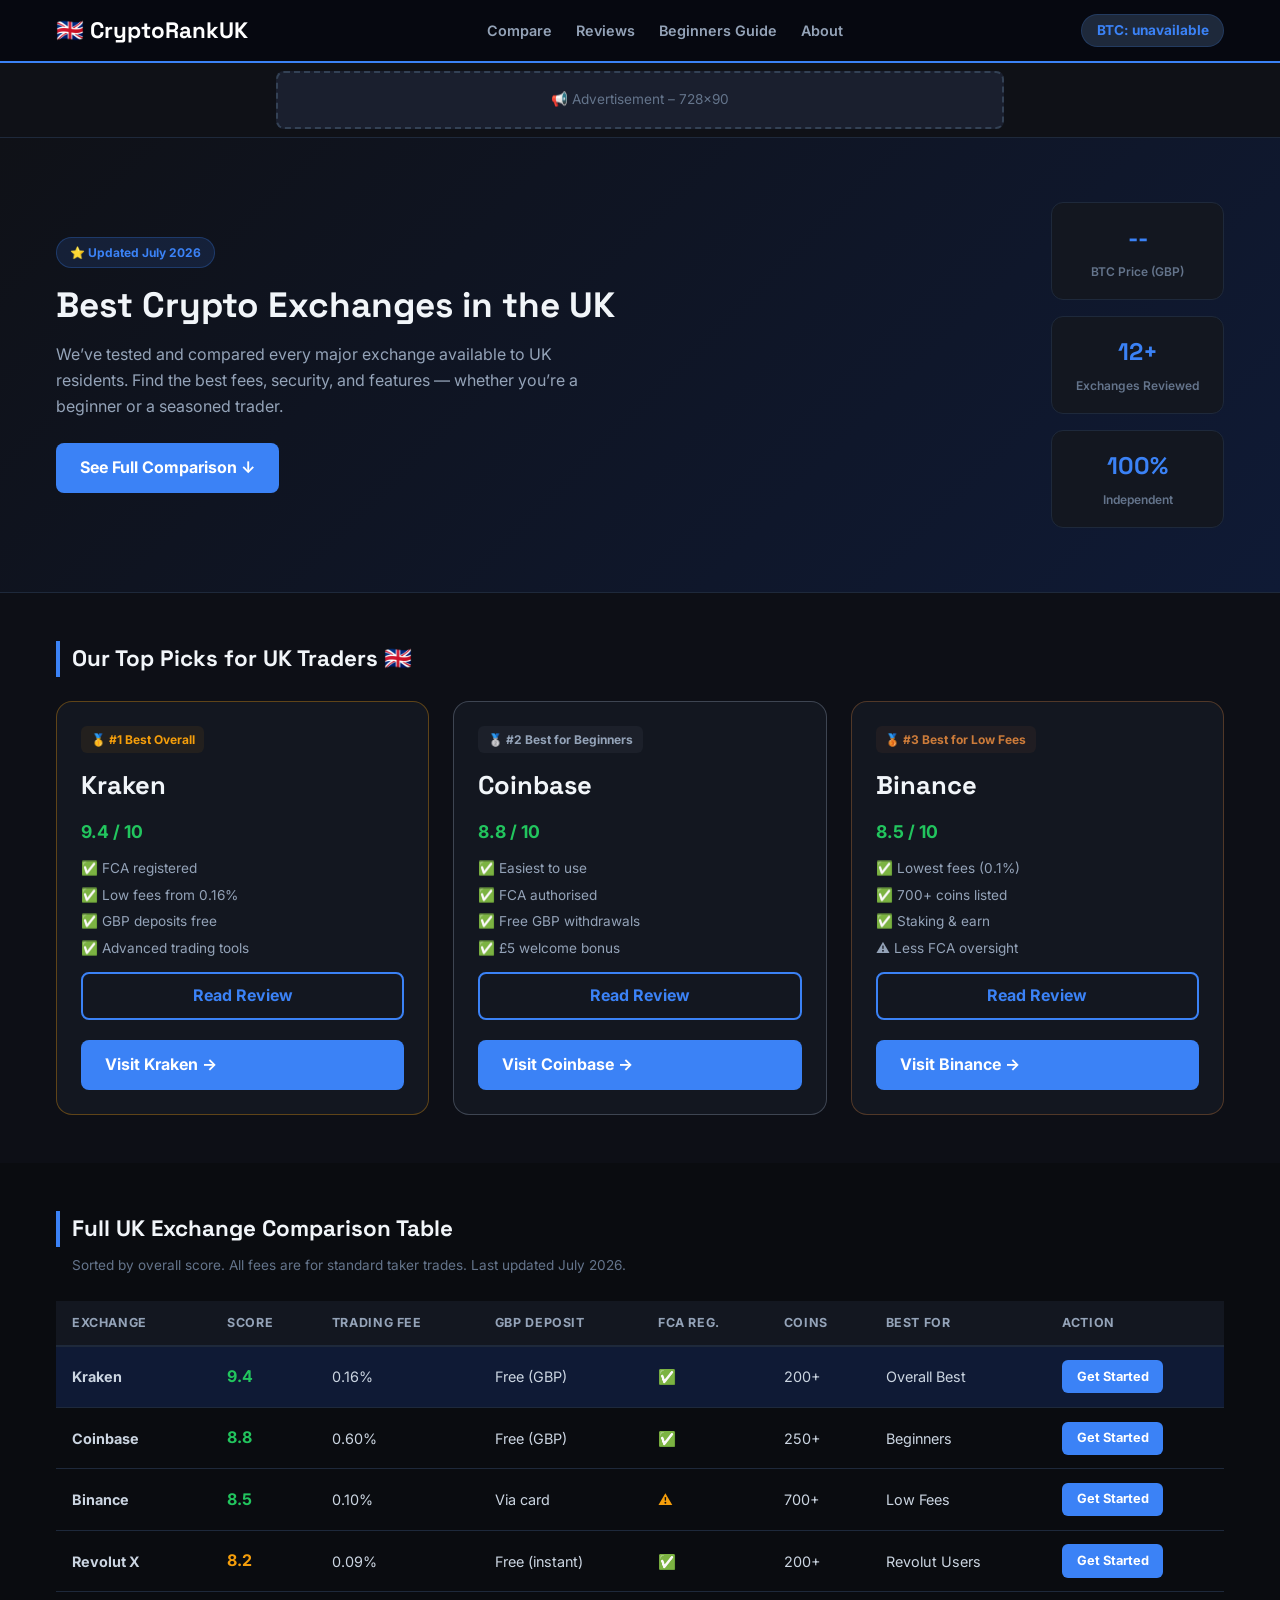
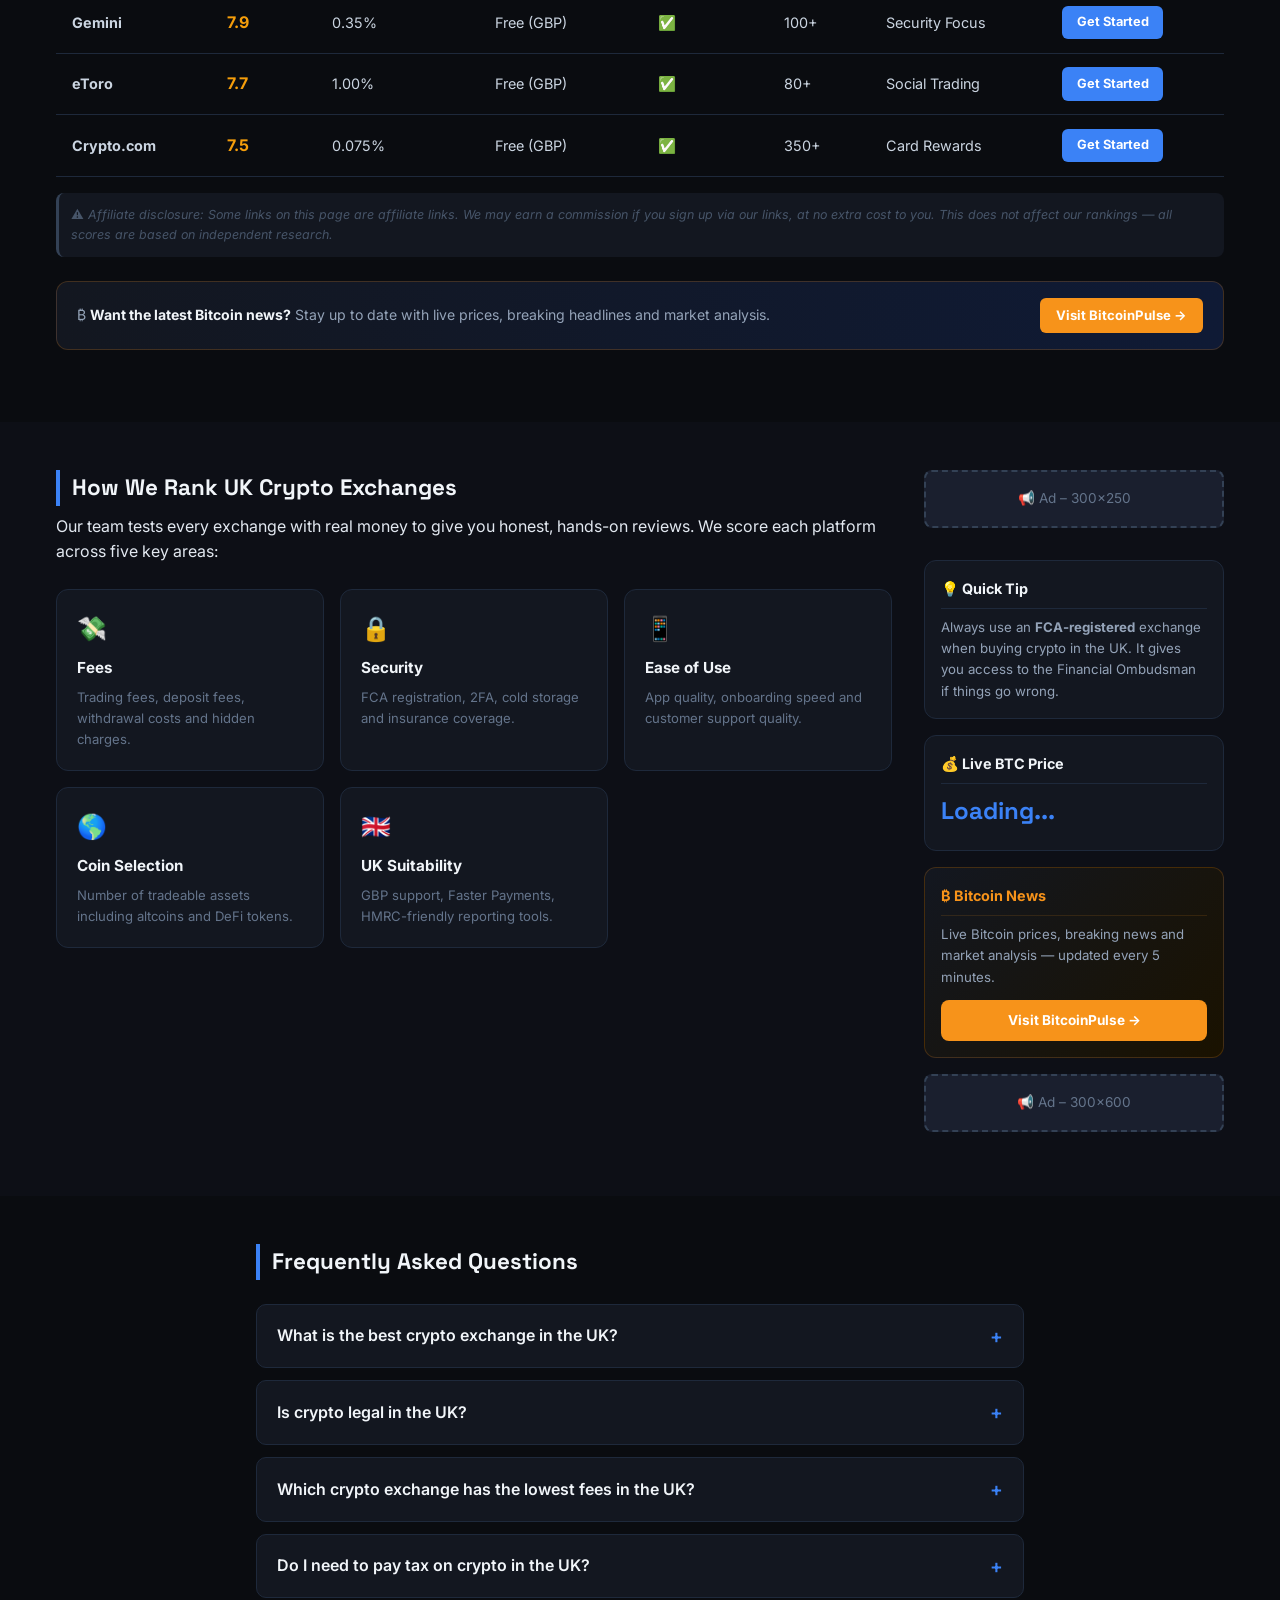
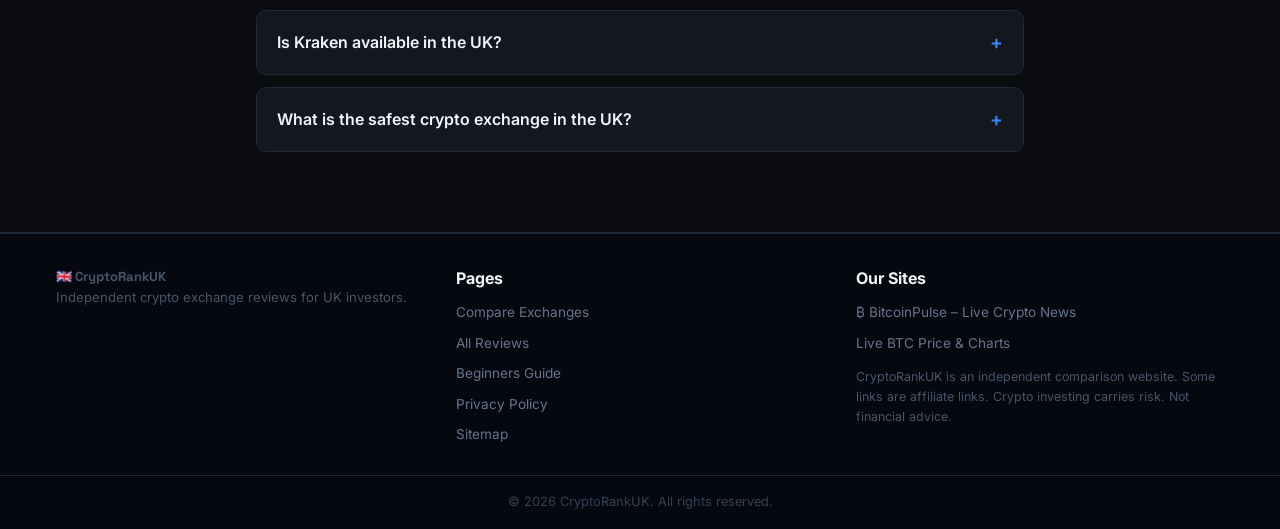
<file: index.html>
<!DOCTYPE html>
<html lang="en">
<head>
  <meta charset="UTF-8" />
  <meta name="viewport" content="width=device-width, initial-scale=1.0" />
  <title>Best Crypto Exchanges UK 2026 – Fees, Reviews & Comparison | CryptoRankUK</title>
  <meta name="description" content="Compare the best crypto exchanges in the UK for 2026. Honest reviews of Kraken, Coinbase, Binance, and more. Find the lowest fees and best features." />
  <meta name="keywords" content="best crypto exchange UK, crypto exchange comparison UK, buy bitcoin UK, Kraken UK, Coinbase UK, Binance UK, lowest crypto fees UK" />
  <meta name="robots" content="index, follow" />
  <link rel="canonical" href="https://reluctant-coder-oss.github.io/crypto-exchange-compare/" />
  <meta property="og:type" content="website" />
  <meta property="og:title" content="Best Crypto Exchanges UK 2026 – CryptoRankUK" />
  <meta property="og:description" content="Honest, up-to-date comparison of the best UK crypto exchanges. Fees, features, and our top picks." />
  <meta property="og:url" content="https://reluctant-coder-oss.github.io/crypto-exchange-compare/" />
  <meta name="twitter:card" content="summary_large_image" />
  <script type="application/ld+json">
  {
    "@context": "https://schema.org",
    "@type": "WebPage",
    "name": "Best Crypto Exchanges UK 2026",
    "description": "Compare the top cryptocurrency exchanges available in the UK by fees, features, and security.",
    "url": "https://reluctant-coder-oss.github.io/crypto-exchange-compare/"
  }
  </script>
  <link rel="sitemap" type="application/xml" href="sitemap.xml" />
  <link rel="stylesheet" href="css/style.css" />
  <link rel="preconnect" href="https://fonts.googleapis.com" />
  <link href="https://fonts.googleapis.com/css2?family=Inter:wght@400;600;700&family=Space+Grotesk:wght@700&display=swap" rel="stylesheet" />
  <style>
    .news-promo { background: linear-gradient(90deg,#131720,#0f1a35); border:1px solid #f7931a33; border-radius:12px; padding:1rem 1.25rem; display:flex; align-items:center; justify-content:space-between; gap:1rem; flex-wrap:wrap; margin:1.5rem 0; }
    .news-promo p { font-size:0.88rem; color:#94a3b8; margin:0; }
    .news-promo strong { color:#f1f5f9; }
    .news-promo a { background:#f7931a; color:#fff; padding:0.45rem 1rem; border-radius:6px; font-weight:700; font-size:0.82rem; white-space:nowrap; }
    .news-promo a:hover { background:#e07d0f; text-decoration:none; }
  </style>
</head>
<body>

  <header class="site-header">
    <div class="container header-inner">
      <a href="index.html" class="logo"><span class="logo-icon">🇬🇧</span><span>CryptoRankUK</span></a>
      <nav class="main-nav">
        <a href="index.html">Compare</a>
        <a href="reviews.html">Reviews</a>
        <a href="beginners.html">Beginners Guide</a>
        <a href="about.html">About</a>
      </nav>
      <div class="btc-ticker" id="btcTicker">BTC: Loading...</div>
    </div>
  </header>

  <div class="ad-banner ad-top"><div class="container"><div class="ad-placeholder">📢 Advertisement – 728×90</div></div></div>

  <section class="hero">
    <div class="container hero-inner">
      <div class="hero-text">
        <span class="hero-badge">⭐ Updated July 2026</span>
        <h1>Best Crypto Exchanges in the UK</h1>
        <p>We’ve tested and compared every major exchange available to UK residents. Find the best fees, security, and features — whether you’re a beginner or a seasoned trader.</p>
        <a href="#comparison" class="btn-primary">See Full Comparison ↓</a>
      </div>
      <div class="hero-stats">
        <div class="stat-card"><span class="stat-num" id="btcPrice">--</span><span class="stat-label">BTC Price (GBP)</span></div>
        <div class="stat-card"><span class="stat-num">12+</span><span class="stat-label">Exchanges Reviewed</span></div>
        <div class="stat-card"><span class="stat-num">100%</span><span class="stat-label">Independent</span></div>
      </div>
    </div>
  </section>

  <section class="top-picks">
    <div class="container">
      <h2 class="section-title">Our Top Picks for UK Traders 🇬🇧</h2>
      <div class="picks-grid">
        <div class="pick-card pick-gold">
          <div class="pick-badge">🥇 #1 Best Overall</div>
          <div class="pick-logo">Kraken</div>
          <div class="pick-score">9.4 / 10</div>
          <ul class="pick-pros"><li>✅ FCA registered</li><li>✅ Low fees from 0.16%</li><li>✅ GBP deposits free</li><li>✅ Advanced trading tools</li></ul>
          <a href="reviews/kraken.html" class="btn-outline">Read Review</a>
          <a href="https://www.kraken.com/sign-up?referral=YOURREF" target="_blank" rel="noopener sponsored" class="btn-primary">Visit Kraken →</a>
        </div>
        <div class="pick-card pick-silver">
          <div class="pick-badge">🥈 #2 Best for Beginners</div>
          <div class="pick-logo">Coinbase</div>
          <div class="pick-score">8.8 / 10</div>
          <ul class="pick-pros"><li>✅ Easiest to use</li><li>✅ FCA authorised</li><li>✅ Free GBP withdrawals</li><li>✅ £5 welcome bonus</li></ul>
          <a href="reviews/coinbase.html" class="btn-outline">Read Review</a>
          <a href="https://www.coinbase.com/join/YOURREF" target="_blank" rel="noopener sponsored" class="btn-primary">Visit Coinbase →</a>
        </div>
        <div class="pick-card pick-bronze">
          <div class="pick-badge">🥉 #3 Best for Low Fees</div>
          <div class="pick-logo">Binance</div>
          <div class="pick-score">8.5 / 10</div>
          <ul class="pick-pros"><li>✅ Lowest fees (0.1%)</li><li>✅ 700+ coins listed</li><li>✅ Staking & earn</li><li>⚠️ Less FCA oversight</li></ul>
          <a href="reviews/binance.html" class="btn-outline">Read Review</a>
          <a href="https://www.binance.com/en/register?ref=YOURREF" target="_blank" rel="noopener sponsored" class="btn-primary">Visit Binance →</a>
        </div>
      </div>
    </div>
  </section>

  <section class="comparison-section" id="comparison">
    <div class="container">
      <h2 class="section-title">Full UK Exchange Comparison Table</h2>
      <p class="section-sub">Sorted by overall score. All fees are for standard taker trades. Last updated July 2026.</p>
      <div class="table-wrap">
        <table class="comparison-table">
          <thead><tr><th>Exchange</th><th>Score</th><th>Trading Fee</th><th>GBP Deposit</th><th>FCA Reg.</th><th>Coins</th><th>Best For</th><th>Action</th></tr></thead>
          <tbody>
            <tr class="row-highlight"><td><strong>Kraken</strong></td><td><span class="score score-high">9.4</span></td><td>0.16%</td><td>Free (GBP)</td><td><span class="yes">✅</span></td><td>200+</td><td>Overall Best</td><td><a href="https://www.kraken.com/sign-up?referral=YOURREF" target="_blank" rel="noopener sponsored" class="btn-sm">Get Started</a></td></tr>
            <tr><td><strong>Coinbase</strong></td><td><span class="score score-high">8.8</span></td><td>0.60%</td><td>Free (GBP)</td><td><span class="yes">✅</span></td><td>250+</td><td>Beginners</td><td><a href="https://www.coinbase.com/join/YOURREF" target="_blank" rel="noopener sponsored" class="btn-sm">Get Started</a></td></tr>
            <tr><td><strong>Binance</strong></td><td><span class="score score-high">8.5</span></td><td>0.10%</td><td>Via card</td><td><span class="no">⚠️</span></td><td>700+</td><td>Low Fees</td><td><a href="https://www.binance.com/en/register?ref=YOURREF" target="_blank" rel="noopener sponsored" class="btn-sm">Get Started</a></td></tr>
            <tr><td><strong>Revolut X</strong></td><td><span class="score score-mid">8.2</span></td><td>0.09%</td><td>Free (instant)</td><td><span class="yes">✅</span></td><td>200+</td><td>Revolut Users</td><td><a href="https://revolut.com/referral/YOURREF" target="_blank" rel="noopener sponsored" class="btn-sm">Get Started</a></td></tr>
            <tr><td><strong>Gemini</strong></td><td><span class="score score-mid">7.9</span></td><td>0.35%</td><td>Free (GBP)</td><td><span class="yes">✅</span></td><td>100+</td><td>Security Focus</td><td><a href="https://www.gemini.com/share/YOURREF" target="_blank" rel="noopener sponsored" class="btn-sm">Get Started</a></td></tr>
            <tr><td><strong>eToro</strong></td><td><span class="score score-mid">7.7</span></td><td>1.00%</td><td>Free (GBP)</td><td><span class="yes">✅</span></td><td>80+</td><td>Social Trading</td><td><a href="https://www.etoro.com/people/YOURREF" target="_blank" rel="noopener sponsored" class="btn-sm">Get Started</a></td></tr>
            <tr><td><strong>Crypto.com</strong></td><td><span class="score score-mid">7.5</span></td><td>0.075%</td><td>Free (GBP)</td><td><span class="yes">✅</span></td><td>350+</td><td>Card Rewards</td><td><a href="https://crypto.com/app/YOURREF" target="_blank" rel="noopener sponsored" class="btn-sm">Get Started</a></td></tr>
          </tbody>
        </table>
      </div>
      <p class="disclaimer">⚠️ <em>Affiliate disclosure: Some links on this page are affiliate links. We may earn a commission if you sign up via our links, at no extra cost to you. This does not affect our rankings — all scores are based on independent research.</em></p>

      <!-- Cross-link to BitcoinPulse -->
      <div class="news-promo">
        <p>₿ <strong>Want the latest Bitcoin news?</strong> Stay up to date with live prices, breaking headlines and market analysis.</p>
        <a href="https://bitcoinpulse.co.uk/" target="_blank" rel="noopener">Visit BitcoinPulse →</a>
      </div>
    </div>
  </section>

  <section class="content-section">
    <div class="container content-grid">
      <div class="main-content">
        <h2 class="section-title">How We Rank UK Crypto Exchanges</h2>
        <p>Our team tests every exchange with real money to give you honest, hands-on reviews. We score each platform across five key areas:</p>
        <div class="criteria-grid">
          <div class="criteria-card"><span class="criteria-icon">💸</span><h3>Fees</h3><p>Trading fees, deposit fees, withdrawal costs and hidden charges.</p></div>
          <div class="criteria-card"><span class="criteria-icon">🔒</span><h3>Security</h3><p>FCA registration, 2FA, cold storage and insurance coverage.</p></div>
          <div class="criteria-card"><span class="criteria-icon">📱</span><h3>Ease of Use</h3><p>App quality, onboarding speed and customer support quality.</p></div>
          <div class="criteria-card"><span class="criteria-icon">🌎</span><h3>Coin Selection</h3><p>Number of tradeable assets including altcoins and DeFi tokens.</p></div>
          <div class="criteria-card"><span class="criteria-icon">🇬🇧</span><h3>UK Suitability</h3><p>GBP support, Faster Payments, HMRC-friendly reporting tools.</p></div>
        </div>
      </div>
      <aside class="sidebar">
        <div class="ad-placeholder ad-sidebar">📢 Ad – 300×250</div>
        <div class="widget"><h3>💡 Quick Tip</h3><p>Always use an <strong>FCA-registered</strong> exchange when buying crypto in the UK. It gives you access to the Financial Ombudsman if things go wrong.</p></div>
        <div class="widget"><h3>💰 Live BTC Price</h3><div id="sidebarPrice" class="price-display">Loading...</div><div id="sidebarChange" class="price-change"></div></div>
        <!-- Sidebar cross-link -->
        <div class="widget" style="border-color:#f7931a33;background:linear-gradient(135deg,#131720,#1a1200);">
          <h3 style="color:#f7931a;border-color:#f7931a22;">₿ Bitcoin News</h3>
          <p style="font-size:0.83rem;color:#94a3b8;margin-bottom:0.75rem;">Live Bitcoin prices, breaking news and market analysis — updated every 5 minutes.</p>
          <a href="https://bitcoinpulse.co.uk/" target="_blank" rel="noopener" style="display:block;background:#f7931a;color:#fff;text-align:center;padding:0.6rem;border-radius:8px;font-weight:700;font-size:0.85rem;">Visit BitcoinPulse →</a>
        </div>
        <div class="ad-placeholder ad-sidebar">📢 Ad – 300×600</div>
      </aside>
    </div>
  </section>

  <section class="faq-section">
    <div class="container" style="max-width:800px">
      <h2 class="section-title">Frequently Asked Questions</h2>
      <script type="application/ld+json">
      {
        "@context": "https://schema.org",
        "@type": "FAQPage",
        "mainEntity": [
          {"@type":"Question","name":"What is the best crypto exchange in the UK?","acceptedAnswer":{"@type":"Answer","text":"Kraken is our top pick for UK users in 2026, thanks to its FCA registration, low fees from 0.16%, and free GBP deposits via Faster Payments."}},
          {"@type":"Question","name":"Is crypto legal in the UK?","acceptedAnswer":{"@type":"Answer","text":"Yes, buying and selling cryptocurrency is legal in the UK. The FCA regulates crypto asset businesses and you must pay Capital Gains Tax on profits."}},
          {"@type":"Question","name":"Which crypto exchange has the lowest fees in the UK?","acceptedAnswer":{"@type":"Answer","text":"Binance offers the lowest standard trading fees at 0.10%, and Revolut X goes as low as 0.09% for premium users."}},
          {"@type":"Question","name":"Do I need to pay tax on crypto in the UK?","acceptedAnswer":{"@type":"Answer","text":"Yes. HMRC treats crypto as a capital asset. You pay Capital Gains Tax on profits above the annual CGT allowance (\u00a33,000 for 2025/26)."}},
          {"@type":"Question","name":"Is Kraken available in the UK?","acceptedAnswer":{"@type":"Answer","text":"Yes, Kraken is fully available in the UK, is FCA registered, and supports GBP deposits via Faster Payments and CHAPS."}}
        ]
      }
      </script>
      <div class="faq-list">
        <details class="faq-item"><summary>What is the best crypto exchange in the UK?</summary><p>Kraken is our top pick for UK users in 2026, thanks to its FCA registration, low fees from 0.16%, and free GBP deposits via Faster Payments. For beginners, Coinbase is the easiest to get started with.</p></details>
        <details class="faq-item"><summary>Is crypto legal in the UK?</summary><p>Yes, buying and selling cryptocurrency is perfectly legal in the UK. The FCA regulates crypto asset businesses under the Money Laundering Regulations. You must declare profits to HMRC and pay Capital Gains Tax.</p></details>
        <details class="faq-item"><summary>Which crypto exchange has the lowest fees in the UK?</summary><p>Binance offers the lowest standard trading fees at 0.10%, and Revolut X goes as low as 0.09% for Premium/Metal plan users. Kraken’s maker fee drops to 0.02% for high-volume traders.</p></details>
        <details class="faq-item"><summary>Do I need to pay tax on crypto in the UK?</summary><p>Yes. HMRC treats cryptocurrency as a capital asset. You pay Capital Gains Tax on profits above the annual CGT allowance (&pound;3,000 for 2025/26). Exchanges like Kraken offer transaction history exports to help with HMRC reporting.</p></details>
        <details class="faq-item"><summary>Is Kraken available in the UK?</summary><p>Yes, Kraken is fully available in the UK, is FCA registered, and supports GBP deposits via Faster Payments (instant, free) and CHAPS. It&rsquo;s one of the most trusted exchanges for UK traders.</p></details>
        <details class="faq-item"><summary>What is the safest crypto exchange in the UK?</summary><p>For maximum safety, choose an FCA-registered exchange such as Kraken, Coinbase, or Gemini. These platforms are legally required to follow anti-money laundering rules and offer 2FA and cold storage for funds.</p></details>
      </div>
    </div>
  </section>

  <footer class="site-footer">
    <div class="container footer-inner">
      <div>
        <p class="footer-logo">🇬🇧 CryptoRankUK</p>
        <p>Independent crypto exchange reviews for UK investors.</p>
      </div>
      <div>
        <h4>Pages</h4>
        <ul>
          <li><a href="index.html">Compare Exchanges</a></li>
          <li><a href="reviews.html">All Reviews</a></li>
          <li><a href="beginners.html">Beginners Guide</a></li>
          <li><a href="privacy.html">Privacy Policy</a></li>
          <li><a href="sitemap.xml">Sitemap</a></li>
        </ul>
      </div>
      <div>
        <h4>Our Sites</h4>
        <ul>
          <li><a href="https://bitcoinpulse.co.uk/" target="_blank" rel="noopener">₿ BitcoinPulse – Live Crypto News</a></li>
          <li><a href="https://bitcoinpulse.co.uk/markets.html" target="_blank" rel="noopener">Live BTC Price & Charts</a></li>
        </ul>
        <p style="margin-top:0.75rem;font-size:0.78rem;color:#475569;">CryptoRankUK is an independent comparison website. Some links are affiliate links. Crypto investing carries risk. Not financial advice.</p>
      </div>
    </div>
    <p class="footer-copy">&copy; 2026 CryptoRankUK. All rights reserved.</p>
  </footer>

  <script src="js/app.js"></script>
</body>
</html>
</file>
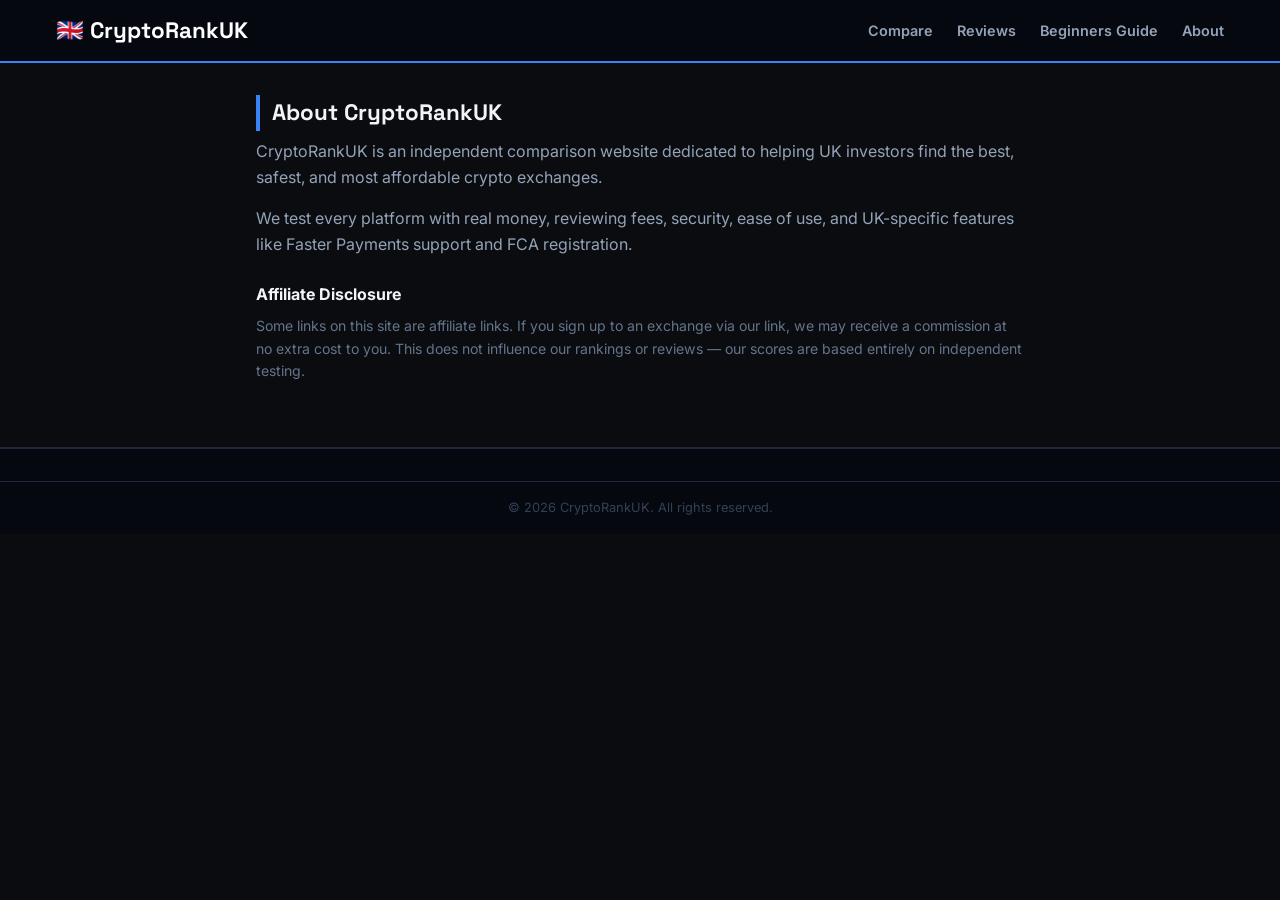
<file: about.html>
<!DOCTYPE html>
<html lang="en">
<head>
  <meta charset="UTF-8" />
  <meta name="viewport" content="width=device-width, initial-scale=1.0" />
  <title>About CryptoRankUK – Independent Crypto Exchange Reviews</title>
  <meta name="description" content="About CryptoRankUK – an independent UK crypto exchange comparison and review site." />
  <link rel="canonical" href="https://reluctant-coder-oss.github.io/crypto-exchange-compare/about.html" />
  <link rel="stylesheet" href="css/style.css" />
  <link href="https://fonts.googleapis.com/css2?family=Inter:wght@400;600;700&family=Space+Grotesk:wght@700&display=swap" rel="stylesheet" />
</head>
<body>
  <header class="site-header"><div class="container header-inner">
    <a href="index.html" class="logo"><span>🇬🇧</span><span>CryptoRankUK</span></a>
    <nav class="main-nav"><a href="index.html">Compare</a><a href="reviews.html">Reviews</a><a href="beginners.html">Beginners Guide</a><a href="about.html">About</a></nav>
  </div></header>
  <main class="container" style="padding:2rem 1rem; max-width:800px">
    <h1 class="section-title">About CryptoRankUK</h1>
    <p style="margin-bottom:1rem;color:#94a3b8;">CryptoRankUK is an independent comparison website dedicated to helping UK investors find the best, safest, and most affordable crypto exchanges.</p>
    <p style="margin-bottom:1rem;color:#94a3b8;">We test every platform with real money, reviewing fees, security, ease of use, and UK-specific features like Faster Payments support and FCA registration.</p>
    <h2 style="color:#f1f5f9;margin:1.5rem 0 0.5rem;font-size:1rem;">Affiliate Disclosure</h2>
    <p style="color:#64748b;font-size:0.88rem;">Some links on this site are affiliate links. If you sign up to an exchange via our link, we may receive a commission at no extra cost to you. This does not influence our rankings or reviews — our scores are based entirely on independent testing.</p>
  </main>
  <footer class="site-footer"><p class="footer-copy">&copy; 2026 CryptoRankUK. All rights reserved.</p></footer>
</body>
</html>
</file>
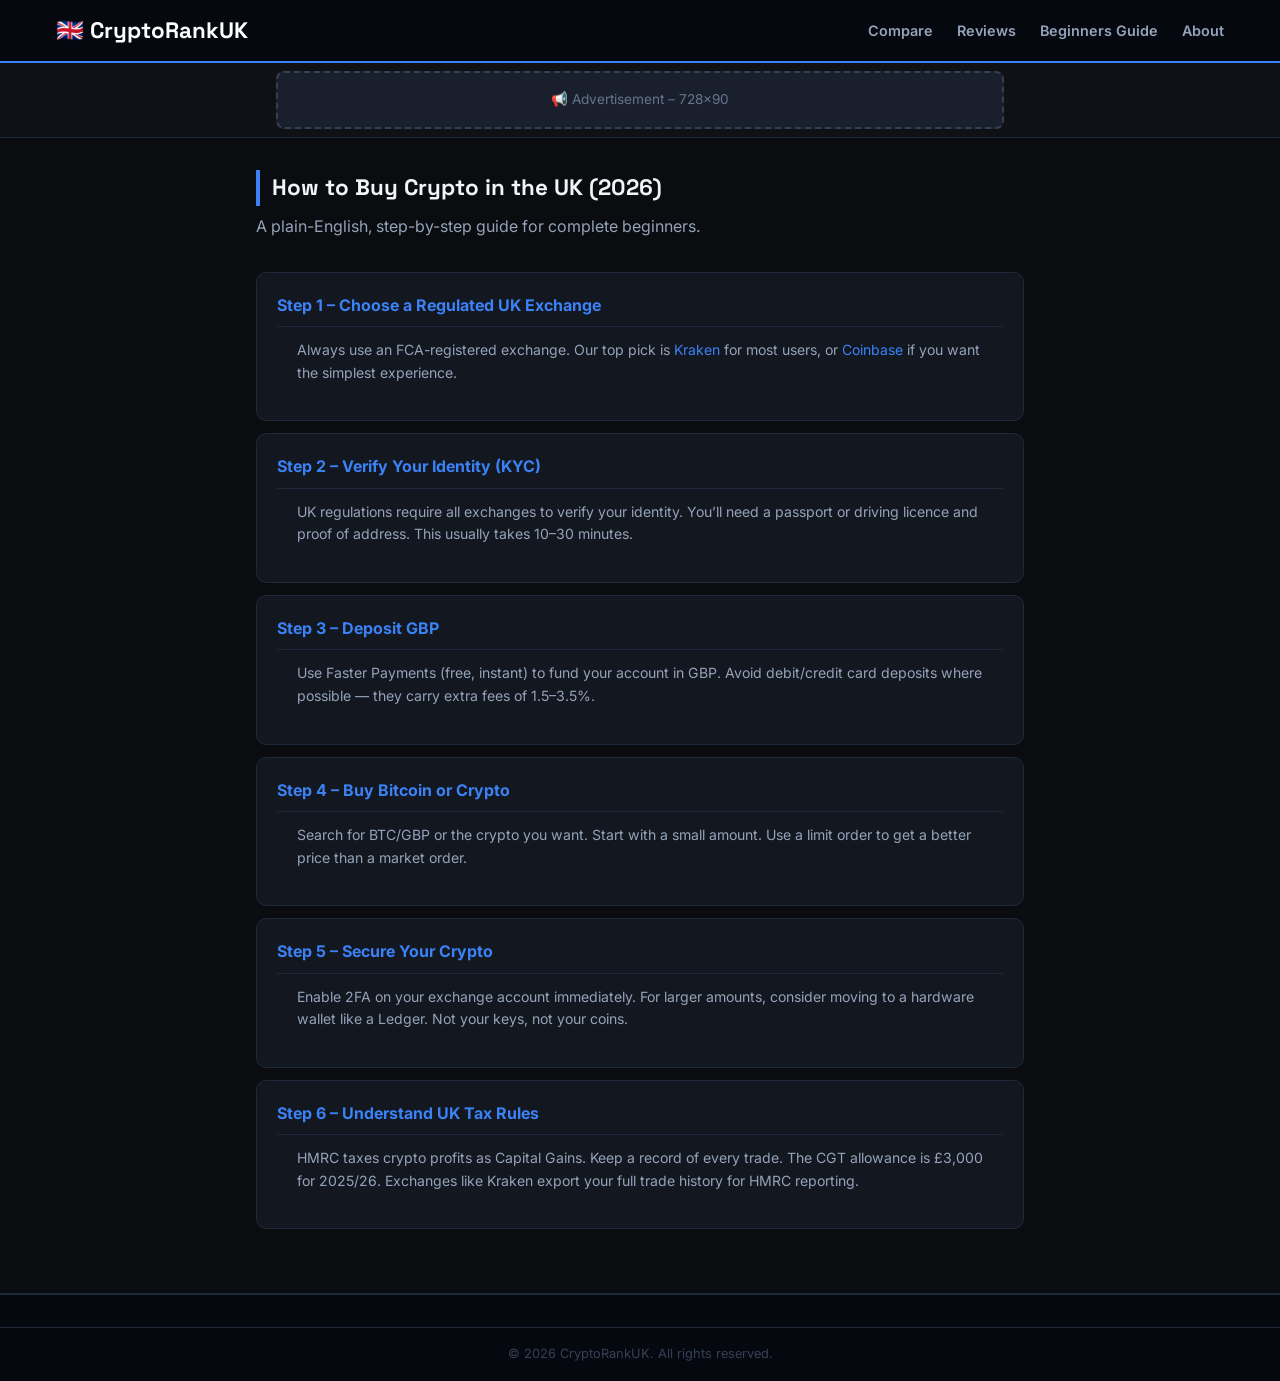
<file: beginners.html>
<!DOCTYPE html>
<html lang="en">
<head>
  <meta charset="UTF-8" />
  <meta name="viewport" content="width=device-width, initial-scale=1.0" />
  <title>How to Buy Crypto in the UK 2026 – Beginner's Guide | CryptoRankUK</title>
  <meta name="description" content="Step-by-step guide to buying cryptocurrency in the UK in 2026. How to choose an exchange, stay safe, and avoid common mistakes." />
  <link rel="canonical" href="https://reluctant-coder-oss.github.io/crypto-exchange-compare/beginners.html" />
  <link rel="stylesheet" href="css/style.css" />
  <link href="https://fonts.googleapis.com/css2?family=Inter:wght@400;600;700&family=Space+Grotesk:wght@700&display=swap" rel="stylesheet" />
</head>
<body>
  <header class="site-header"><div class="container header-inner">
    <a href="index.html" class="logo"><span>🇬🇧</span><span>CryptoRankUK</span></a>
    <nav class="main-nav"><a href="index.html">Compare</a><a href="reviews.html">Reviews</a><a href="beginners.html">Beginners Guide</a><a href="about.html">About</a></nav>
  </div></header>
  <div class="ad-banner ad-top"><div class="container"><div class="ad-placeholder">📢 Advertisement – 728×90</div></div></div>
  <main class="container" style="padding:2rem 1rem; max-width:800px">
    <h1 class="section-title">How to Buy Crypto in the UK (2026)</h1>
    <p style="color:#94a3b8;margin-bottom:2rem;">A plain-English, step-by-step guide for complete beginners.</p>

    <div class="faq-list">
      <div class="faq-item" style="padding:1.25rem;">
        <h2 style="color:#3b82f6;font-size:1rem;margin-bottom:0.5rem;">Step 1 – Choose a Regulated UK Exchange</h2>
        <p style="color:#94a3b8;font-size:0.88rem;">Always use an FCA-registered exchange. Our top pick is <a href="reviews/kraken.html">Kraken</a> for most users, or <a href="reviews/coinbase.html">Coinbase</a> if you want the simplest experience.</p>
      </div>
      <div class="faq-item" style="padding:1.25rem;">
        <h2 style="color:#3b82f6;font-size:1rem;margin-bottom:0.5rem;">Step 2 – Verify Your Identity (KYC)</h2>
        <p style="color:#94a3b8;font-size:0.88rem;">UK regulations require all exchanges to verify your identity. You’ll need a passport or driving licence and proof of address. This usually takes 10–30 minutes.</p>
      </div>
      <div class="faq-item" style="padding:1.25rem;">
        <h2 style="color:#3b82f6;font-size:1rem;margin-bottom:0.5rem;">Step 3 – Deposit GBP</h2>
        <p style="color:#94a3b8;font-size:0.88rem;">Use Faster Payments (free, instant) to fund your account in GBP. Avoid debit/credit card deposits where possible — they carry extra fees of 1.5–3.5%.</p>
      </div>
      <div class="faq-item" style="padding:1.25rem;">
        <h2 style="color:#3b82f6;font-size:1rem;margin-bottom:0.5rem;">Step 4 – Buy Bitcoin or Crypto</h2>
        <p style="color:#94a3b8;font-size:0.88rem;">Search for BTC/GBP or the crypto you want. Start with a small amount. Use a limit order to get a better price than a market order.</p>
      </div>
      <div class="faq-item" style="padding:1.25rem;">
        <h2 style="color:#3b82f6;font-size:1rem;margin-bottom:0.5rem;">Step 5 – Secure Your Crypto</h2>
        <p style="color:#94a3b8;font-size:0.88rem;">Enable 2FA on your exchange account immediately. For larger amounts, consider moving to a hardware wallet like a Ledger. Not your keys, not your coins.</p>
      </div>
      <div class="faq-item" style="padding:1.25rem;">
        <h2 style="color:#3b82f6;font-size:1rem;margin-bottom:0.5rem;">Step 6 – Understand UK Tax Rules</h2>
        <p style="color:#94a3b8;font-size:0.88rem;">HMRC taxes crypto profits as Capital Gains. Keep a record of every trade. The CGT allowance is £3,000 for 2025/26. Exchanges like Kraken export your full trade history for HMRC reporting.</p>
      </div>
    </div>
  </main>
  <footer class="site-footer"><p class="footer-copy">&copy; 2026 CryptoRankUK. All rights reserved.</p></footer>
</body>
</html>
</file>
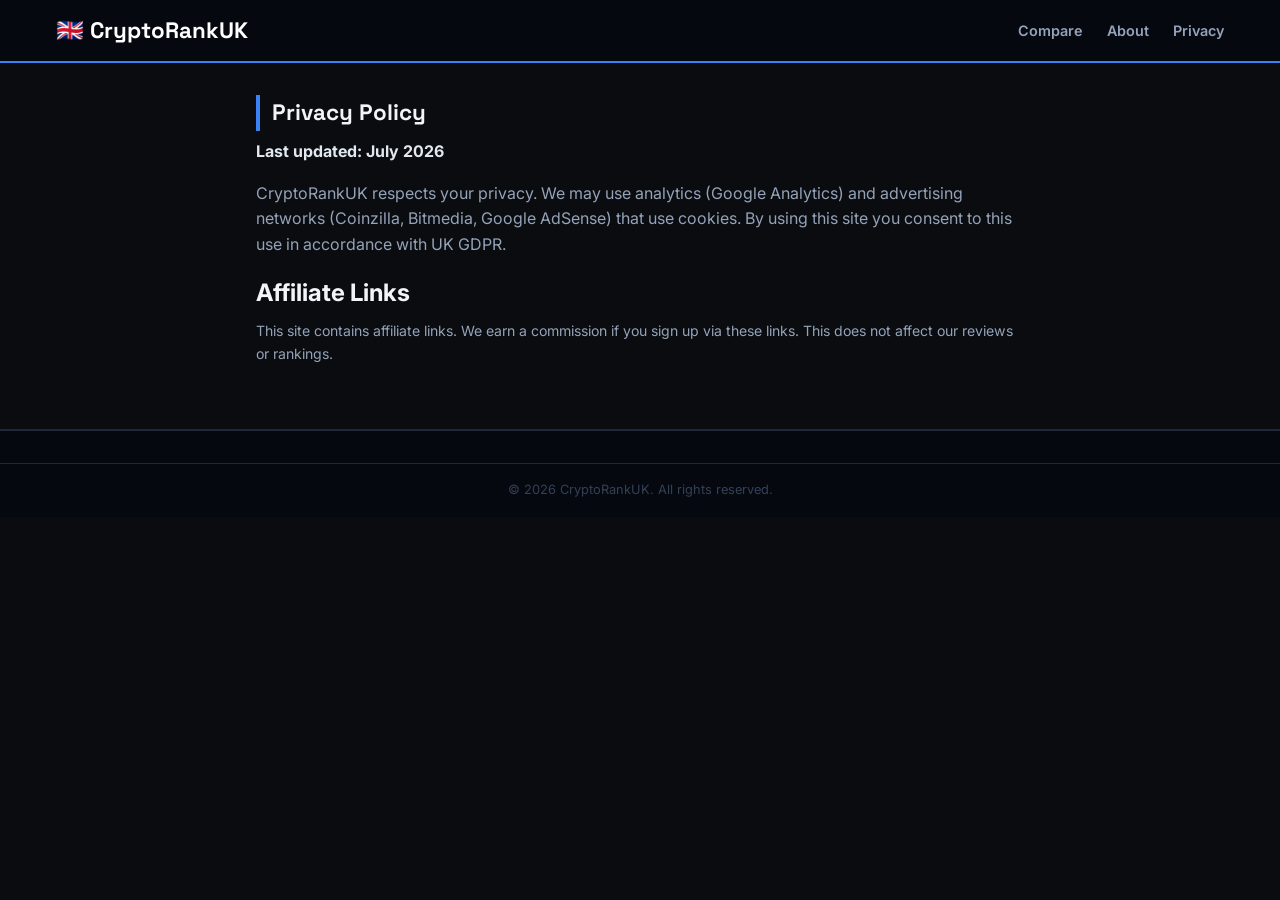
<file: privacy.html>
<!DOCTYPE html>
<html lang="en">
<head>
  <meta charset="UTF-8" />
  <meta name="viewport" content="width=device-width, initial-scale=1.0" />
  <title>Privacy Policy – CryptoRankUK</title>
  <meta name="description" content="Privacy Policy for CryptoRankUK." />
  <link rel="canonical" href="https://reluctant-coder-oss.github.io/crypto-exchange-compare/privacy.html" />
  <link rel="stylesheet" href="css/style.css" />
  <link href="https://fonts.googleapis.com/css2?family=Inter:wght@400;600;700&family=Space+Grotesk:wght@700&display=swap" rel="stylesheet" />
</head>
<body>
  <header class="site-header"><div class="container header-inner">
    <a href="index.html" class="logo"><span>🇬🇧</span><span>CryptoRankUK</span></a>
    <nav class="main-nav"><a href="index.html">Compare</a><a href="about.html">About</a><a href="privacy.html">Privacy</a></nav>
  </div></header>
  <main class="container" style="padding:2rem 1rem; max-width:800px">
    <h1 class="section-title">Privacy Policy</h1>
    <p style="margin-bottom:1rem;"><strong>Last updated: July 2026</strong></p>
    <p style="margin-bottom:1rem;color:#94a3b8;">CryptoRankUK respects your privacy. We may use analytics (Google Analytics) and advertising networks (Coinzilla, Bitmedia, Google AdSense) that use cookies. By using this site you consent to this use in accordance with UK GDPR.</p>
    <h2 style="color:#f1f5f9;margin:1rem 0 0.5rem;">Affiliate Links</h2>
    <p style="color:#94a3b8;font-size:0.88rem;">This site contains affiliate links. We earn a commission if you sign up via these links. This does not affect our reviews or rankings.</p>
  </main>
  <footer class="site-footer"><p class="footer-copy">&copy; 2026 CryptoRankUK. All rights reserved.</p></footer>
</body>
</html>
</file>
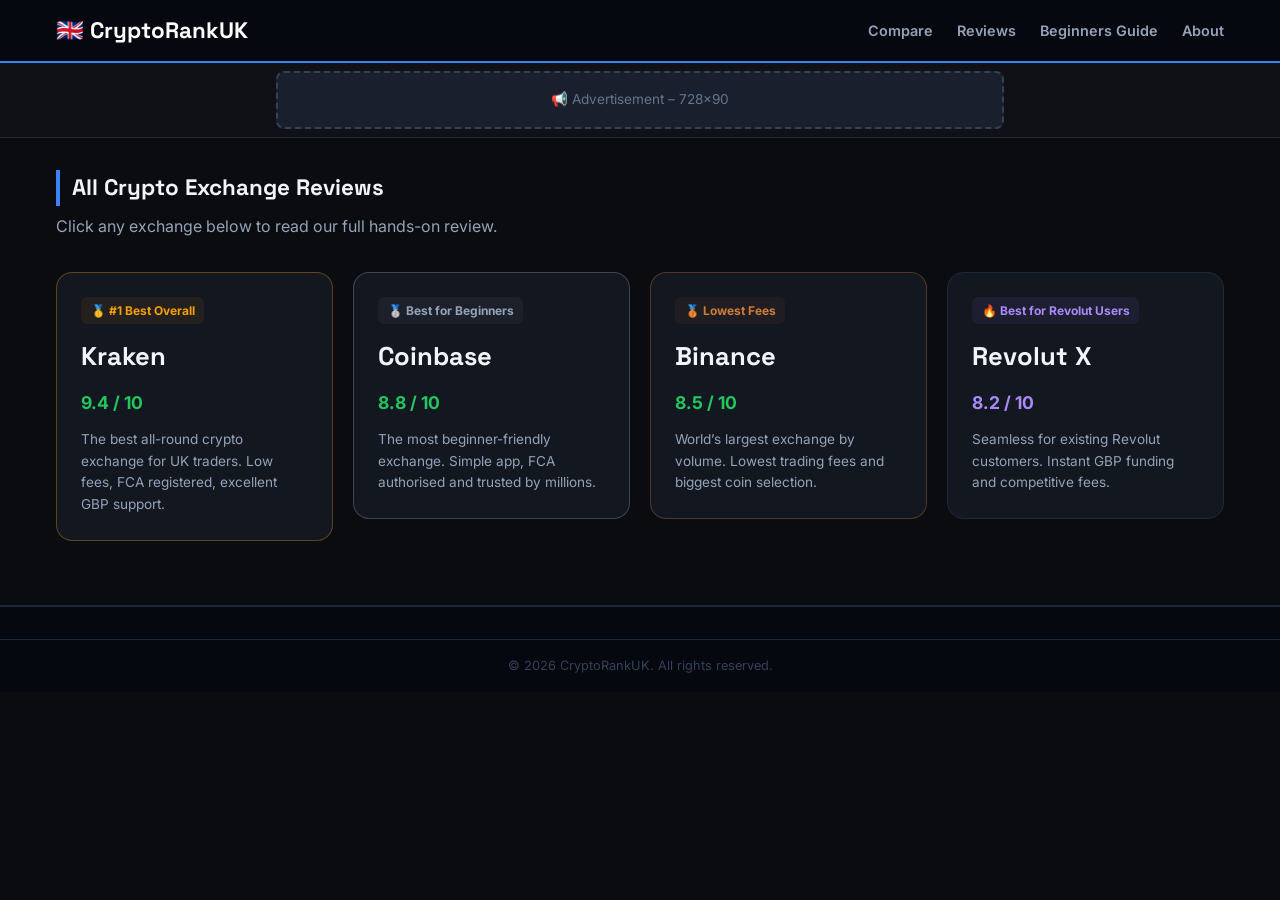
<file: reviews.html>
<!DOCTYPE html>
<html lang="en">
<head>
  <meta charset="UTF-8" />
  <meta name="viewport" content="width=device-width, initial-scale=1.0" />
  <title>Crypto Exchange Reviews UK 2026 | CryptoRankUK</title>
  <meta name="description" content="In-depth reviews of the best crypto exchanges available in the UK. Kraken, Coinbase, Binance, Revolut X and more." />
  <link rel="canonical" href="https://reluctant-coder-oss.github.io/crypto-exchange-compare/reviews.html" />
  <link rel="stylesheet" href="css/style.css" />
  <link href="https://fonts.googleapis.com/css2?family=Inter:wght@400;600;700&family=Space+Grotesk:wght@700&display=swap" rel="stylesheet" />
</head>
<body>
  <header class="site-header"><div class="container header-inner">
    <a href="index.html" class="logo"><span>🇬🇧</span><span>CryptoRankUK</span></a>
    <nav class="main-nav"><a href="index.html">Compare</a><a href="reviews.html">Reviews</a><a href="beginners.html">Beginners Guide</a><a href="about.html">About</a></nav>
  </div></header>
  <div class="ad-banner ad-top"><div class="container"><div class="ad-placeholder">📢 Advertisement – 728×90</div></div></div>
  <main class="container" style="padding:2rem 1rem;">
    <h1 class="section-title">All Crypto Exchange Reviews</h1>
    <p style="color:#94a3b8; margin-bottom:2rem;">Click any exchange below to read our full hands-on review.</p>
    <div style="display:grid; grid-template-columns:repeat(auto-fill,minmax(260px,1fr)); gap:1.25rem;">
      <a href="reviews/kraken.html" style="text-decoration:none">
        <div class="pick-card pick-gold">
          <div class="pick-badge">🥇 #1 Best Overall</div>
          <div class="pick-logo">Kraken</div>
          <div class="pick-score">9.4 / 10</div>
          <p style="font-size:0.85rem;color:#94a3b8;">The best all-round crypto exchange for UK traders. Low fees, FCA registered, excellent GBP support.</p>
        </div>
      </a>
      <a href="reviews/coinbase.html" style="text-decoration:none">
        <div class="pick-card pick-silver">
          <div class="pick-badge">🥈 Best for Beginners</div>
          <div class="pick-logo">Coinbase</div>
          <div class="pick-score">8.8 / 10</div>
          <p style="font-size:0.85rem;color:#94a3b8;">The most beginner-friendly exchange. Simple app, FCA authorised and trusted by millions.</p>
        </div>
      </a>
      <a href="reviews/binance.html" style="text-decoration:none">
        <div class="pick-card pick-bronze">
          <div class="pick-badge">🥉 Lowest Fees</div>
          <div class="pick-logo">Binance</div>
          <div class="pick-score">8.5 / 10</div>
          <p style="font-size:0.85rem;color:#94a3b8;">World&rsquo;s largest exchange by volume. Lowest trading fees and biggest coin selection.</p>
        </div>
      </a>
      <a href="reviews/revolut.html" style="text-decoration:none">
        <div class="pick-card">
          <div class="pick-badge" style="color:#a78bfa;background:#a78bfa11">🔥 Best for Revolut Users</div>
          <div class="pick-logo">Revolut X</div>
          <div class="pick-score" style="color:#a78bfa">8.2 / 10</div>
          <p style="font-size:0.85rem;color:#94a3b8;">Seamless for existing Revolut customers. Instant GBP funding and competitive fees.</p>
        </div>
      </a>
    </div>
  </main>
  <footer class="site-footer"><p class="footer-copy">&copy; 2026 CryptoRankUK. All rights reserved.</p></footer>
  <script src="js/app.js"></script>
</body>
</html>
</file>
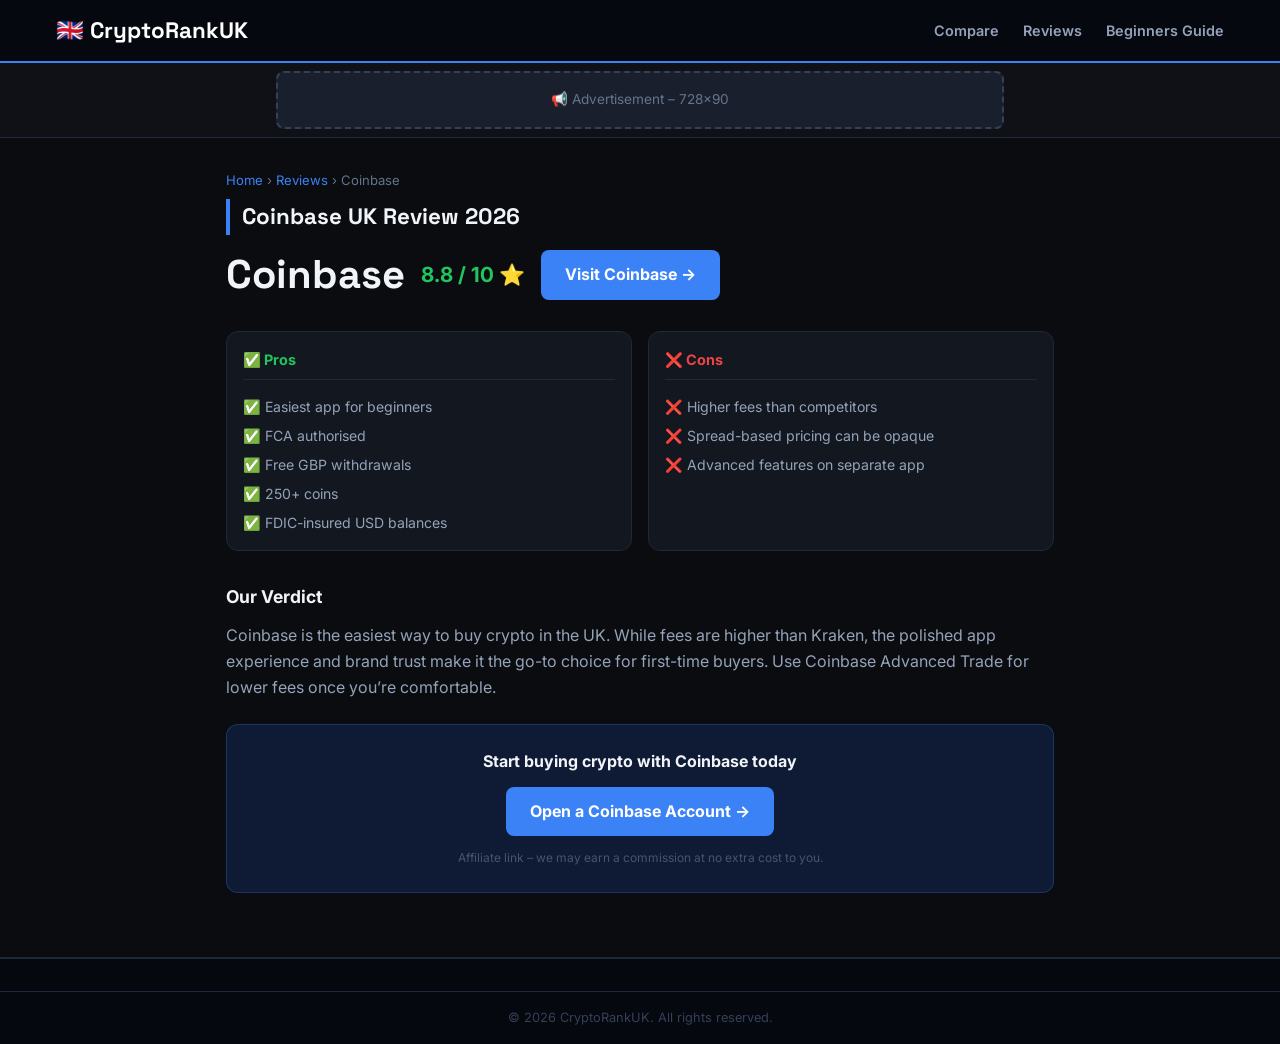
<file: reviews/coinbase.html>
<!DOCTYPE html>
<html lang="en">
<head>
  <meta charset="UTF-8" />
  <meta name="viewport" content="width=device-width, initial-scale=1.0" />
  <title>Coinbase UK Review 2026 – Fees, Pros & Cons | CryptoRankUK</title>
  <meta name="description" content="Our full Coinbase UK review for 2026. Is Coinbase the best crypto exchange for UK beginners? Fees, features and our verdict." />
  <link rel="canonical" href="https://reluctant-coder-oss.github.io/crypto-exchange-compare/reviews/coinbase.html" />
  <link rel="stylesheet" href="../css/style.css" />
  <link href="https://fonts.googleapis.com/css2?family=Inter:wght@400;600;700&family=Space+Grotesk:wght@700&display=swap" rel="stylesheet" />
  <script type="application/ld+json">
  {
    "@context": "https://schema.org",
    "@type": "Review",
    "itemReviewed": { "@type": "FinancialService", "name": "Coinbase" },
    "reviewRating": { "@type": "Rating", "ratingValue": "8.8", "bestRating": "10" },
    "name": "Coinbase UK Review 2026",
    "author": { "@type": "Organization", "name": "CryptoRankUK" },
    "reviewBody": "Coinbase is the best crypto exchange for UK beginners. It's FCA authorised, very easy to use, and offers free GBP withdrawals."
  }
  </script>
</head>
<body>
  <header class="site-header"><div class="container header-inner">
    <a href="../index.html" class="logo"><span>🇬🇧</span><span>CryptoRankUK</span></a>
    <nav class="main-nav"><a href="../index.html">Compare</a><a href="../reviews.html">Reviews</a><a href="../beginners.html">Beginners Guide</a></nav>
  </div></header>
  <div class="ad-banner ad-top"><div class="container"><div class="ad-placeholder">📢 Advertisement – 728×90</div></div></div>
  <main class="container" style="padding:2rem 1rem; max-width:860px">
    <p style="font-size:0.82rem;color:#64748b;margin-bottom:0.5rem;"><a href="../index.html" style="color:#3b82f6">Home</a> › <a href="../reviews.html" style="color:#3b82f6">Reviews</a> › Coinbase</p>
    <h1 class="section-title">Coinbase UK Review 2026</h1>
    <div style="display:flex;align-items:center;gap:1rem;margin-bottom:1.5rem;flex-wrap:wrap;">
      <span style="font-size:2.5rem;font-family:'Space Grotesk',sans-serif;font-weight:700;color:#f1f5f9">Coinbase</span>
      <span style="font-size:1.3rem;font-weight:700;color:#22c55e">8.8 / 10 ⭐</span>
      <a href="https://www.coinbase.com/join/YOURREF" target="_blank" rel="noopener sponsored" class="btn-primary">Visit Coinbase →</a>
    </div>
    <div style="display:grid;grid-template-columns:1fr 1fr;gap:1rem;margin-bottom:2rem;">
      <div class="widget"><h3 style="color:#22c55e">✅ Pros</h3>
        <ul style="list-style:none;font-size:0.88rem;color:#94a3b8;display:flex;flex-direction:column;gap:0.4rem;padding-top:0.5rem;">
          <li>✅ Easiest app for beginners</li>
          <li>✅ FCA authorised</li>
          <li>✅ Free GBP withdrawals</li>
          <li>✅ 250+ coins</li>
          <li>✅ FDIC-insured USD balances</li>
        </ul>
      </div>
      <div class="widget"><h3 style="color:#ef4444">❌ Cons</h3>
        <ul style="list-style:none;font-size:0.88rem;color:#94a3b8;display:flex;flex-direction:column;gap:0.4rem;padding-top:0.5rem;">
          <li>❌ Higher fees than competitors</li>
          <li>❌ Spread-based pricing can be opaque</li>
          <li>❌ Advanced features on separate app</li>
        </ul>
      </div>
    </div>
    <h2 style="color:#f1f5f9;margin-bottom:0.75rem;font-size:1.1rem;">Our Verdict</h2>
    <p style="color:#94a3b8;margin-bottom:1.5rem;">Coinbase is the easiest way to buy crypto in the UK. While fees are higher than Kraken, the polished app experience and brand trust make it the go-to choice for first-time buyers. Use Coinbase Advanced Trade for lower fees once you&rsquo;re comfortable.</p>
    <div style="background:#0f1a35;border:1px solid #3b82f644;border-radius:12px;padding:1.5rem;text-align:center;">
      <p style="font-size:1rem;font-weight:700;color:#f1f5f9;margin-bottom:0.75rem;">Start buying crypto with Coinbase today</p>
      <a href="https://www.coinbase.com/join/YOURREF" target="_blank" rel="noopener sponsored" class="btn-primary">Open a Coinbase Account →</a>
      <p style="font-size:0.75rem;color:#475569;margin-top:0.75rem;">Affiliate link – we may earn a commission at no extra cost to you.</p>
    </div>
  </main>
  <footer class="site-footer"><p class="footer-copy">&copy; 2026 CryptoRankUK. All rights reserved.</p></footer>
</body>
</html>
</file>
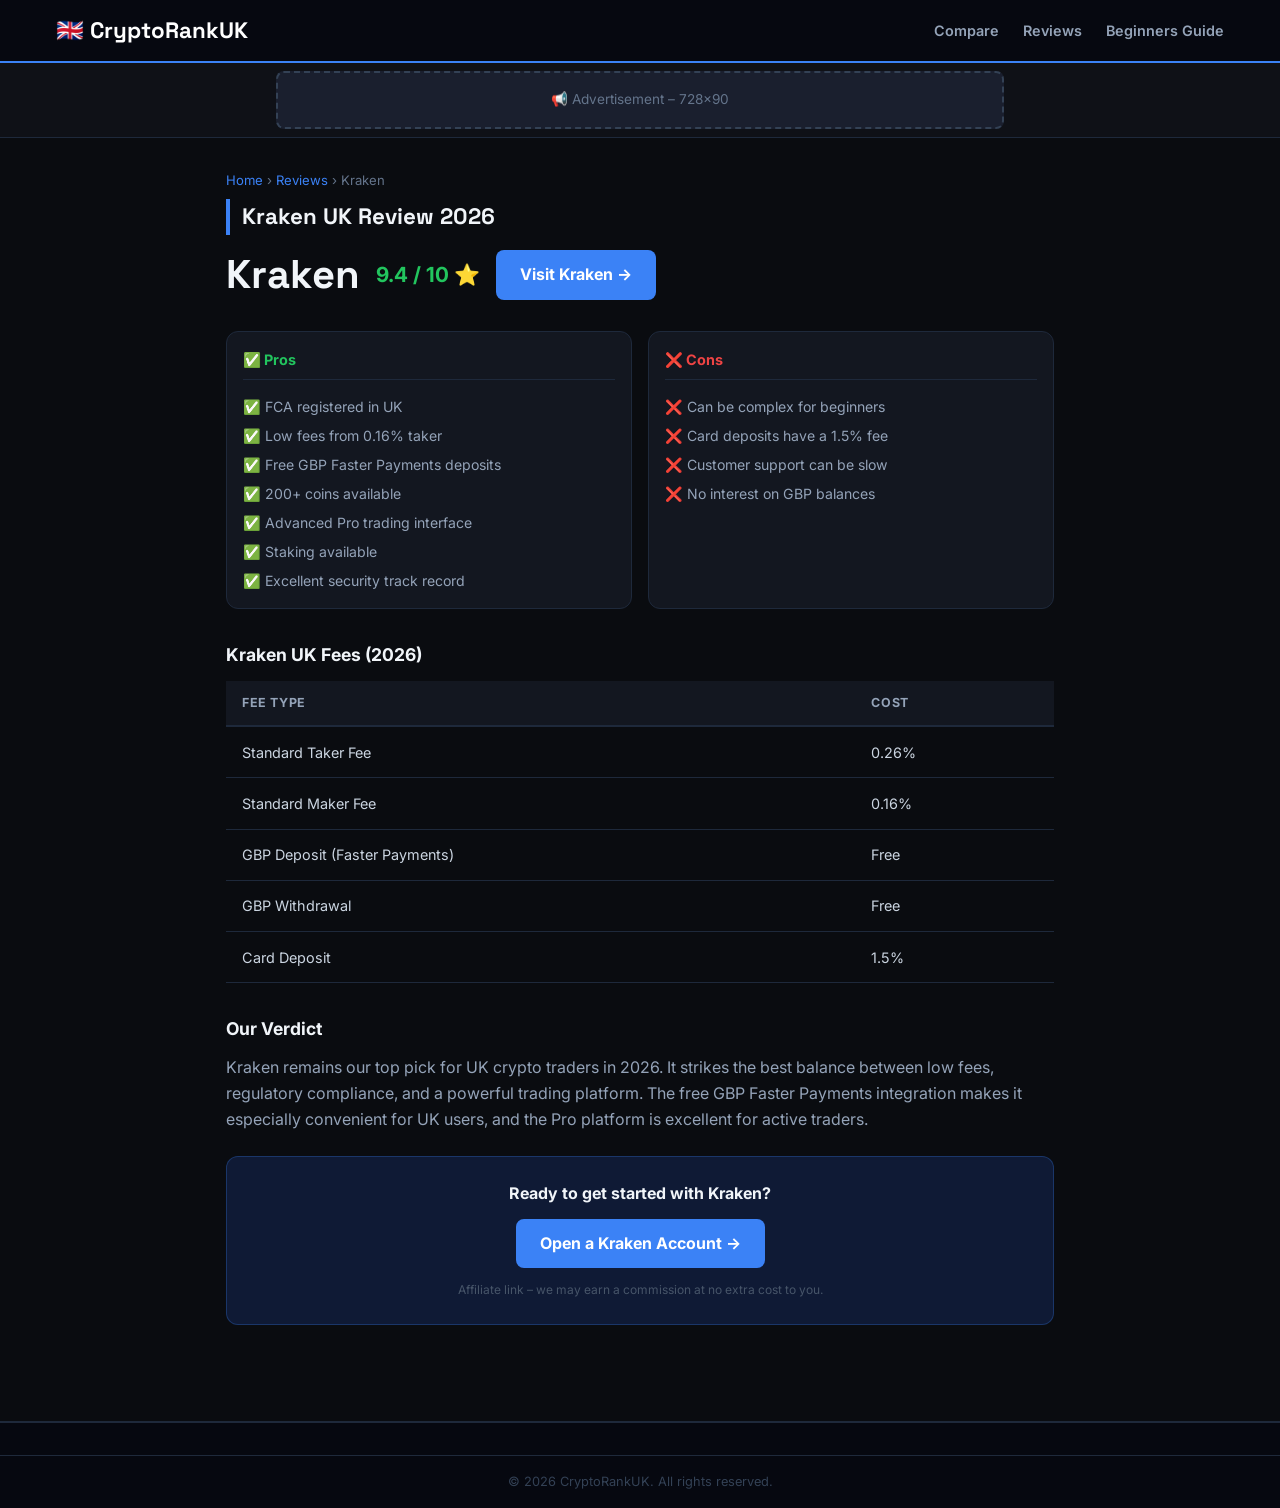
<file: reviews/kraken.html>
<!DOCTYPE html>
<html lang="en">
<head>
  <meta charset="UTF-8" />
  <meta name="viewport" content="width=device-width, initial-scale=1.0" />
  <title>Kraken UK Review 2026 – Fees, Pros & Cons | CryptoRankUK</title>
  <meta name="description" content="Our in-depth Kraken UK review for 2026. Is Kraken the best crypto exchange for UK users? We cover fees, security, GBP deposits and more." />
  <link rel="canonical" href="https://reluctant-coder-oss.github.io/crypto-exchange-compare/reviews/kraken.html" />
  <link rel="stylesheet" href="../css/style.css" />
  <link href="https://fonts.googleapis.com/css2?family=Inter:wght@400;600;700&family=Space+Grotesk:wght@700&display=swap" rel="stylesheet" />
  <script type="application/ld+json">
  {
    "@context": "https://schema.org",
    "@type": "Review",
    "itemReviewed": { "@type": "FinancialService", "name": "Kraken" },
    "reviewRating": { "@type": "Rating", "ratingValue": "9.4", "bestRating": "10" },
    "name": "Kraken UK Review 2026",
    "author": { "@type": "Organization", "name": "CryptoRankUK" },
    "reviewBody": "Kraken is our top-rated crypto exchange for UK users. It offers low fees, FCA registration, free GBP deposits via Faster Payments, and advanced trading tools."
  }
  </script>
</head>
<body>
  <header class="site-header"><div class="container header-inner">
    <a href="../index.html" class="logo"><span>🇬🇧</span><span>CryptoRankUK</span></a>
    <nav class="main-nav"><a href="../index.html">Compare</a><a href="../reviews.html">Reviews</a><a href="../beginners.html">Beginners Guide</a></nav>
  </div></header>
  <div class="ad-banner ad-top"><div class="container"><div class="ad-placeholder">📢 Advertisement – 728×90</div></div></div>
  <main class="container" style="padding:2rem 1rem; max-width:860px">
    <p style="font-size:0.82rem;color:#64748b;margin-bottom:0.5rem;"><a href="../index.html" style="color:#3b82f6">Home</a> › <a href="../reviews.html" style="color:#3b82f6">Reviews</a> › Kraken</p>
    <h1 class="section-title">Kraken UK Review 2026</h1>
    <div style="display:flex;align-items:center;gap:1rem;margin-bottom:1.5rem;flex-wrap:wrap;">
      <span style="font-size:2.5rem;font-family:'Space Grotesk',sans-serif;font-weight:700;color:#f1f5f9">Kraken</span>
      <span style="font-size:1.3rem;font-weight:700;color:#22c55e">9.4 / 10 ⭐</span>
      <a href="https://www.kraken.com/sign-up?referral=YOURREF" target="_blank" rel="noopener sponsored" class="btn-primary">Visit Kraken →</a>
    </div>

    <div style="display:grid;grid-template-columns:1fr 1fr;gap:1rem;margin-bottom:2rem;">
      <div class="widget">
        <h3 style="color:#22c55e">✅ Pros</h3>
        <ul style="list-style:none;font-size:0.88rem;color:#94a3b8;display:flex;flex-direction:column;gap:0.4rem;padding-top:0.5rem;">
          <li>✅ FCA registered in UK</li>
          <li>✅ Low fees from 0.16% taker</li>
          <li>✅ Free GBP Faster Payments deposits</li>
          <li>✅ 200+ coins available</li>
          <li>✅ Advanced Pro trading interface</li>
          <li>✅ Staking available</li>
          <li>✅ Excellent security track record</li>
        </ul>
      </div>
      <div class="widget">
        <h3 style="color:#ef4444">❌ Cons</h3>
        <ul style="list-style:none;font-size:0.88rem;color:#94a3b8;display:flex;flex-direction:column;gap:0.4rem;padding-top:0.5rem;">
          <li>❌ Can be complex for beginners</li>
          <li>❌ Card deposits have a 1.5% fee</li>
          <li>❌ Customer support can be slow</li>
          <li>❌ No interest on GBP balances</li>
        </ul>
      </div>
    </div>

    <h2 style="color:#f1f5f9;margin-bottom:0.75rem;font-size:1.1rem;">Kraken UK Fees (2026)</h2>
    <div style="overflow-x:auto;margin-bottom:2rem;">
      <table class="comparison-table">
        <thead><tr><th>Fee Type</th><th>Cost</th></tr></thead>
        <tbody>
          <tr><td>Standard Taker Fee</td><td>0.26%</td></tr>
          <tr><td>Standard Maker Fee</td><td>0.16%</td></tr>
          <tr><td>GBP Deposit (Faster Payments)</td><td>Free</td></tr>
          <tr><td>GBP Withdrawal</td><td>Free</td></tr>
          <tr><td>Card Deposit</td><td>1.5%</td></tr>
        </tbody>
      </table>
    </div>

    <h2 style="color:#f1f5f9;margin-bottom:0.75rem;font-size:1.1rem;">Our Verdict</h2>
    <p style="color:#94a3b8;margin-bottom:1.5rem;">Kraken remains our top pick for UK crypto traders in 2026. It strikes the best balance between low fees, regulatory compliance, and a powerful trading platform. The free GBP Faster Payments integration makes it especially convenient for UK users, and the Pro platform is excellent for active traders.</p>

    <div style="background:#0f1a35;border:1px solid #3b82f644;border-radius:12px;padding:1.5rem;text-align:center;margin-bottom:2rem;">
      <p style="font-size:1rem;font-weight:700;color:#f1f5f9;margin-bottom:0.75rem;">Ready to get started with Kraken?</p>
      <a href="https://www.kraken.com/sign-up?referral=YOURREF" target="_blank" rel="noopener sponsored" class="btn-primary">Open a Kraken Account →</a>
      <p style="font-size:0.75rem;color:#475569;margin-top:0.75rem;">Affiliate link – we may earn a commission at no extra cost to you.</p>
    </div>
  </main>
  <footer class="site-footer"><p class="footer-copy">&copy; 2026 CryptoRankUK. All rights reserved.</p></footer>
</body>
</html>
</file>
<file: css/style.css>
/* ===== RESET ===== */
*, *::before, *::after { box-sizing: border-box; margin: 0; padding: 0; }
html { scroll-behavior: smooth; }
body { font-family: 'Inter', sans-serif; background: #0a0c10; color: #e2e8f0; line-height: 1.6; }
a { color: #3b82f6; text-decoration: none; }
a:hover { text-decoration: underline; }

/* ===== LAYOUT ===== */
.container { max-width: 1200px; margin: 0 auto; padding: 0 1rem; }

/* ===== HEADER ===== */
.site-header { background: #060810; border-bottom: 2px solid #3b82f6; position: sticky; top: 0; z-index: 100; }
.header-inner { display: flex; align-items: center; justify-content: space-between; padding: 0.8rem 1rem; gap: 1rem; flex-wrap: wrap; }
.logo { font-family: 'Space Grotesk', sans-serif; font-size: 1.4rem; font-weight: 700; color: #fff; display: flex; align-items: center; gap: 0.4rem; }
.main-nav { display: flex; gap: 1.5rem; }
.main-nav a { color: #94a3b8; font-weight: 600; font-size: 0.9rem; }
.main-nav a:hover { color: #3b82f6; text-decoration: none; }
.btc-ticker { background: #1e293b; border: 1px solid #3b82f633; border-radius: 20px; padding: 0.3rem 0.9rem; font-size: 0.85rem; font-weight: 700; color: #3b82f6; white-space: nowrap; }

/* ===== AD ===== */
.ad-banner { background: #0f1117; border-bottom: 1px solid #1e293b; padding: 0.5rem 0; }
.ad-placeholder { background: #1a1f2e; border: 2px dashed #334155; color: #64748b; text-align: center; padding: 1rem; border-radius: 8px; font-size: 0.85rem; margin: 0 auto; }
.ad-top .ad-placeholder { max-width: 728px; }
.ad-sidebar { width: 100%; margin-bottom: 1rem; }

/* ===== HERO ===== */
.hero { background: linear-gradient(135deg, #0f1117 0%, #0f1a35 100%); padding: 4rem 0; border-bottom: 1px solid #1e293b; }
.hero-inner { display: grid; grid-template-columns: 1fr auto; gap: 3rem; align-items: center; }
@media(max-width:768px){ .hero-inner { grid-template-columns: 1fr; } }
.hero-badge { background: #3b82f622; color: #3b82f6; font-size: 0.75rem; font-weight: 700; padding: 0.3rem 0.8rem; border-radius: 20px; border: 1px solid #3b82f644; display: inline-block; margin-bottom: 1rem; }
.hero h1 { font-family: 'Space Grotesk', sans-serif; font-size: 2.2rem; font-weight: 700; color: #f1f5f9; line-height: 1.2; margin-bottom: 1rem; }
.hero p { color: #94a3b8; font-size: 1rem; margin-bottom: 1.5rem; max-width: 540px; }
.btn-primary { background: #3b82f6; color: #fff; padding: 0.75rem 1.5rem; border-radius: 8px; font-weight: 700; display: inline-block; transition: background 0.2s; }
.btn-primary:hover { background: #2563eb; text-decoration: none; }
.btn-outline { border: 2px solid #3b82f6; color: #3b82f6; padding: 0.6rem 1.2rem; border-radius: 8px; font-weight: 700; display: block; text-align: center; transition: all 0.2s; margin-bottom: 0.5rem; }
.btn-outline:hover { background: #3b82f6; color: #fff; text-decoration: none; }
.hero-stats { display: flex; flex-direction: column; gap: 1rem; }
.stat-card { background: #131720; border: 1px solid #1e293b; border-radius: 12px; padding: 1rem 1.5rem; text-align: center; min-width: 140px; }
.stat-num { display: block; font-family: 'Space Grotesk', sans-serif; font-size: 1.5rem; font-weight: 700; color: #3b82f6; }
.stat-label { font-size: 0.75rem; color: #64748b; font-weight: 600; }

/* ===== TOP PICKS ===== */
.top-picks { padding: 3rem 0; background: #0d0f16; }
.section-title { font-family: 'Space Grotesk', sans-serif; font-size: 1.4rem; margin-bottom: 0.5rem; color: #f1f5f9; border-left: 4px solid #3b82f6; padding-left: 0.75rem; }
.section-sub { color: #64748b; font-size: 0.85rem; margin-bottom: 1.5rem; padding-left: 1rem; }
.picks-grid { display: grid; grid-template-columns: repeat(auto-fit, minmax(280px, 1fr)); gap: 1.5rem; margin-top: 1.5rem; }
.pick-card { background: #131720; border: 1px solid #1e293b; border-radius: 16px; padding: 1.5rem; display: flex; flex-direction: column; gap: 0.75rem; position: relative; transition: transform 0.2s, border-color 0.2s; }
.pick-card:hover { transform: translateY(-4px); }
.pick-gold { border-color: #f59e0b55; }
.pick-gold:hover { border-color: #f59e0b; }
.pick-silver { border-color: #94a3b855; }
.pick-bronze { border-color: #cd7c3a55; }
.pick-badge { font-size: 0.75rem; font-weight: 700; color: #f59e0b; background: #f59e0b11; padding: 0.25rem 0.6rem; border-radius: 6px; width: fit-content; }
.pick-silver .pick-badge { color: #94a3b8; background: #94a3b811; }
.pick-bronze .pick-badge { color: #cd7c3a; background: #cd7c3a11; }
.pick-logo { font-family: 'Space Grotesk', sans-serif; font-size: 1.6rem; font-weight: 700; color: #f1f5f9; }
.pick-score { font-size: 1.1rem; font-weight: 700; color: #22c55e; }
.pick-pros { list-style: none; font-size: 0.85rem; color: #94a3b8; display: flex; flex-direction: column; gap: 0.3rem; flex: 1; }

/* ===== COMPARISON TABLE ===== */
.comparison-section { padding: 3rem 0; }
.table-wrap { overflow-x: auto; margin-bottom: 1rem; }
.comparison-table { width: 100%; border-collapse: collapse; font-size: 0.9rem; }
.comparison-table th { background: #131720; color: #94a3b8; font-size: 0.78rem; text-transform: uppercase; letter-spacing: 0.05em; padding: 0.75rem 1rem; text-align: left; border-bottom: 2px solid #1e293b; white-space: nowrap; }
.comparison-table td { padding: 0.85rem 1rem; border-bottom: 1px solid #1e293b; color: #cbd5e1; vertical-align: middle; }
.comparison-table tr:hover td { background: #131720; }
.row-highlight td { background: #0f1a35; }
.score { font-weight: 700; font-size: 1rem; }
.score-high { color: #22c55e; }
.score-mid { color: #f59e0b; }
.yes { color: #22c55e; }
.no { color: #f59e0b; }
.btn-sm { background: #3b82f6; color: #fff; padding: 0.4rem 0.9rem; border-radius: 6px; font-size: 0.8rem; font-weight: 700; white-space: nowrap; display: inline-block; }
.btn-sm:hover { background: #2563eb; text-decoration: none; }
.disclaimer { font-size: 0.78rem; color: #475569; padding: 0.75rem; background: #131720; border-radius: 8px; border-left: 3px solid #334155; }

/* ===== CONTENT + SIDEBAR ===== */
.content-section { padding: 3rem 0; background: #0d0f16; }
.content-grid { display: grid; grid-template-columns: 1fr 300px; gap: 2rem; }
@media(max-width:900px){ .content-grid { grid-template-columns: 1fr; } }
.criteria-grid { display: grid; grid-template-columns: repeat(auto-fill, minmax(200px, 1fr)); gap: 1rem; margin-top: 1.5rem; }
.criteria-card { background: #131720; border: 1px solid #1e293b; border-radius: 12px; padding: 1.25rem; }
.criteria-icon { font-size: 1.5rem; display: block; margin-bottom: 0.5rem; }
.criteria-card h3 { font-size: 0.95rem; color: #f1f5f9; margin-bottom: 0.4rem; }
.criteria-card p { font-size: 0.82rem; color: #64748b; }
.sidebar { display: flex; flex-direction: column; gap: 1rem; }
.widget { background: #131720; border: 1px solid #1e293b; border-radius: 12px; padding: 1rem; }
.widget h3 { font-size: 0.9rem; font-weight: 700; color: #f1f5f9; margin-bottom: 0.5rem; border-bottom: 1px solid #1e293b; padding-bottom: 0.5rem; }
.widget p { font-size: 0.83rem; color: #94a3b8; }
.price-display { font-family: 'Space Grotesk', sans-serif; font-size: 1.5rem; font-weight: 700; color: #3b82f6; }
.price-change { font-size: 0.82rem; font-weight: 600; margin-top: 0.25rem; }
.price-up { color: #22c55e; }
.price-down { color: #ef4444; }

/* ===== FAQ ===== */
.faq-section { padding: 3rem 0; }
.faq-list { display: flex; flex-direction: column; gap: 0.75rem; margin-top: 1.5rem; }
.faq-item { background: #131720; border: 1px solid #1e293b; border-radius: 10px; overflow: hidden; }
.faq-item summary { padding: 1rem 1.25rem; font-weight: 600; cursor: pointer; color: #f1f5f9; list-style: none; display: flex; justify-content: space-between; align-items: center; }
.faq-item summary::-webkit-details-marker { display: none; }
.faq-item summary::after { content: '+'; font-size: 1.2rem; color: #3b82f6; }
.faq-item[open] summary::after { content: '−'; }
.faq-item p { padding: 0 1.25rem 1rem; font-size: 0.88rem; color: #94a3b8; border-top: 1px solid #1e293b; padding-top: 0.75rem; }

/* ===== FOOTER ===== */
.site-footer { background: #060810; border-top: 2px solid #1e293b; padding: 2rem 0 1rem; margin-top: 2rem; }
.footer-inner { display: grid; grid-template-columns: repeat(3,1fr); gap: 2rem; padding-bottom: 1.5rem; }
@media(max-width:640px){ .footer-inner { grid-template-columns: 1fr; } }
.footer-logo { font-family: 'Space Grotesk', sans-serif; font-size: 1.2rem; font-weight: 700; color: #fff; }
.footer-inner h4 { color: #f1f5f9; margin-bottom: 0.5rem; }
.footer-inner ul { list-style: none; }
.footer-inner li { margin-bottom: 0.3rem; }
.footer-inner a { color: #64748b; font-size: 0.85rem; }
.footer-inner a:hover { color: #3b82f6; }
.footer-inner p { color: #475569; font-size: 0.82rem; }
.footer-copy { text-align: center; color: #334155; font-size: 0.8rem; padding-top: 1rem; border-top: 1px solid #1e293b; }
</file>
